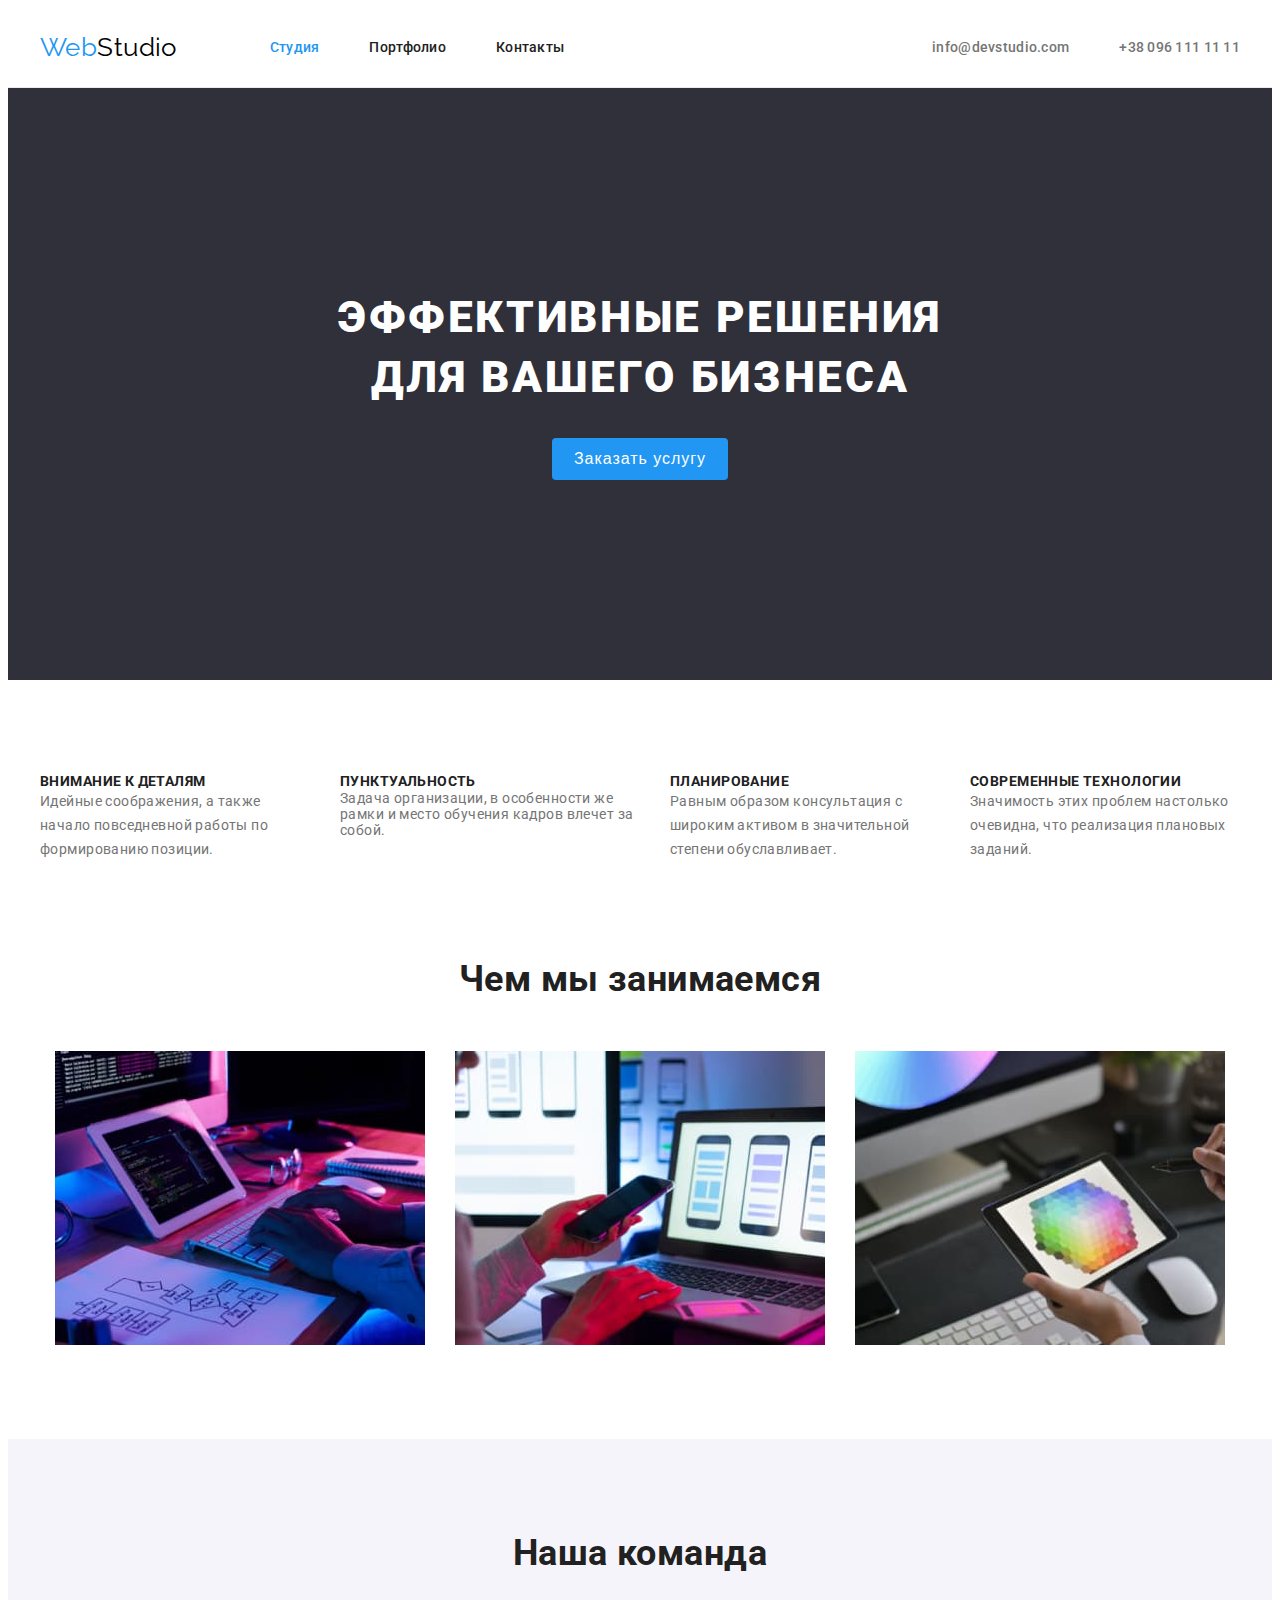
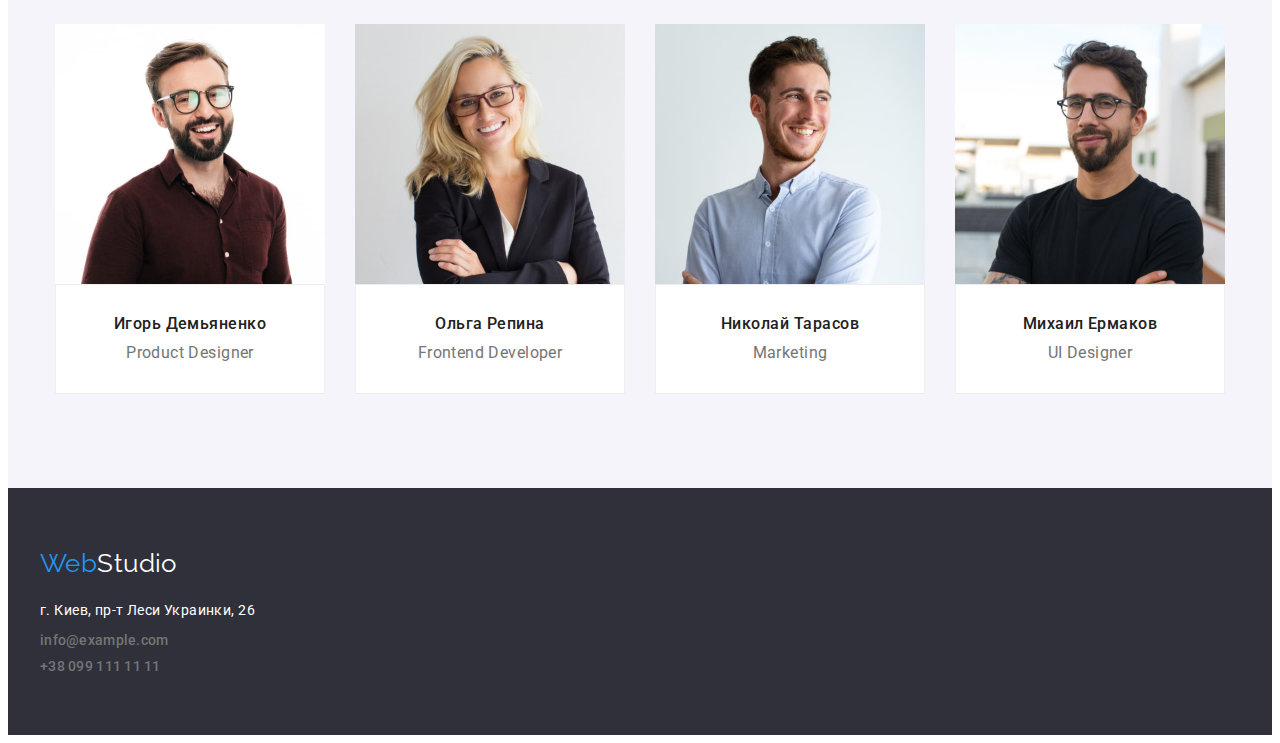
<file: index.html>
<!DOCTYPE html>
<html lang="ru">
  <head>
    <meta charset="UTF-8" />
    <meta http-equiv="X-UA-Compatible" content="IE=edge" />
    <meta name="viewport" content="width=device-width, initial-scale=1.0" />
    <title>WebStudio</title>
    <link rel="preconnect" href="https://fonts.googleapis.com" />
    <link rel="preconnect" href="https://fonts.gstatic.com" crossorigin />
    <link
      href="https://fonts.googleapis.com/css2?family=Montserrat:wght@400;700&family=Raleway:wght@700&family=Roboto:wght@400;500;700;900&display=swap"
      rel="stylesheet"
    />
    <link
      rel="stylesheet"
      href="https://cdnjs.cloudflare.com/ajax/libs/modern-normalize/1.1.0/modern-normalize.min.css"
      integrity="sha512-wpPYUAdjBVSE4KJnH1VR1HeZfpl1ub8YT/NKx4PuQ5NmX2tKuGu6U/JRp5y+Y8XG2tV+wKQpNHVUX03MfMFn9Q=="
      crossorigin="anonymous"
      referrerpolicy="no-referrer"
    />
    <link rel="stylesheet" href="./css/styles.css" />
  </head>
  <body>
    <header class="top-header section">
      <div class="container page-header-container">
        <nav class="navigation">
          <a class="logo link logo-link" href="./index.html"
            >Web<span class="logo logo-black">Studio</span>
          </a>
          <ul class="menu list menu-list-container">
            <li class="menu-item">
              <a class="nav-link link current" href="./index.html">Студия</a>
            </li>
            <li class="menu-item">
              <a class="nav-link link" href="./portfolio.html">Портфолио</a>
            </li>
            <li class="menu-item">
              <a class="nav-link link" href="">Контакты</a>
            </li>
          </ul>
        </nav>

        <ul class="list container list-contact-container">
          <li class="contact-item">
            <a
              class="contact link"
              href="mailto:info@devstudio.com"
              >info@devstudio.com</a
            >
          </li class="contact-item">
          <li>
            <a class="contact link" href="tel:+380961111111"
              >+38 096 111 11 11</a
            >
          </li>
        </ul>
      </div>
    </header>

    <main>
      <section class="hero section">
        <div class="container">
          <h1 class="hero-title">Эффективные решения для вашего бизнеса</h1>
          <button class="hero-btn" type="button">
            <span class="text-btn">Заказать услугу</span>
          </button>
        </div>
      </section>

      <section class="benefits section">
        <div class="container">
          <h2 class="visually-hidden">Преимущества</h2>
          <ul class="benefits-list list">
            <li class="benefits-item">
              <h3 class="benefits-title">Внимание к деталям</h3>
              <p class="section-description">
                Идейные соображения, а также начало повседневной работы по
                формированию позиции.
              </p>
            </li>
            <li class="benefits-item">
              <h3 class="benefits-title">Пунктуальность</h3>
              <p class="suptitle">
                Задача организации, в особенности же рамки и место обучения
                кадров влечет за собой.
              </p>
            </li>
            <li class="benefits-item">
              <h3 class="benefits-title">Планирование</h3>
              <p class="section-description">
                Равным образом консультация с широким активом в значительной
                степени обуславливает.
              </p>
            </li>
            <li class="benefits-item">
              <h3 class="benefits-title">Современные технологии</h3>
              <p class="section-description">
                Значимость этих проблем настолько очевидна, что реализация
                плановых заданий.
              </p>
            </li>
          </ul>
        </div>
      </section>

      <section class="work-list section">
        <div class="container">
          <h2 class="section-title">Чем мы занимаемся</h2>
          <ul class="list work-list-cards">
            <li class="work-list-item">
              <img
                src="./images/service-1.jpg"
                alt="планшет и клавиатура"
                width="370"
                height="294"
              />
            </li>
            <li class="work-list-item">
              <img
                src="./images/service-2.jpg"
                alt="телефон и планшет"
                width="370"
                height="294"
              />
            </li>
            <li class="work-list-item">
              <img
                src="./images/service-3.jpg"
                alt="рисование на планшете"
                width="370"
                height="294"
              />
            </li>
          </ul>
        </div>
      </section>

      <section class="team section">
        <div class="container">
          <h2 class="section-title team-title">Наша команда</h2>
          <ul class="list team-list">
            <li class="team-cards">
              <img
                src="./images/master-demyanenko-1.jpg"
                alt="Игорь Демьяненко"
                width="270"
                height="260"
              />
              <div class="work-text-item">
                <h3 class="team-member">Игорь Демьяненко</h3>
                <p class="job-title" lang="en">Product Designer</p>
              </div>
            </li>
            <li class="team-cards">
              <img
                src="./images/master-repina-2.jpg"
                alt="Ольга Репина"
                width="270"
                height="260"
              />
              <div class="work-text-item">
                <h3 class="team-member">Ольга Репина</h3>
                <p class="job-title" lang="en">Frontend Developer</p>
              </div>
            </li>
            <li class="team-cards">
              <img
                src="./images/master-tarasov-3.jpg"
                alt="Николай Тарасов"
                width="270"
                height="260"
              />
              <div class="work-text-item">
                <h3 class="team-member">Николай Тарасов</h3>
                <p class="job-title" lang="en">Marketing</p>
              </div>
            </li>
            <li class="team-cards">
              <img
                src="./images/master-yermakov-4.jpg"
                alt="Михаил Ермаков"
                width="270"
                height="260"
              />
              <div class="work-text-item">
                <h3 class="team-member">Михаил Ермаков</h3>
                <p class="job-title" lang="en">UI Designer</p>
              </div>
            </li>
          </ul>
        </div>
      </section>
    </main>

    <footer class="footer">
      <div class="container">
        <a class="logo link logo-footer" href="./index.html"
          >Web<span class="logo logo-white">Studio</span>
        </a>

        <ul class="list footer-list">
          <li class="footer-list-item">
            <a
              class="address link"
              href="https://goo.gl/maps/izDDTeP29gWywZRQ9"
              target="_blank"
              rel="noopener nofollow noreferrer"
              >г. Киев, пр-т Леси Украинки, 26</a
            >
          </li>
          <li class="footer-list-item">
            <a
              class="contact link contact-footer"
              href="mailto:info@example.com"
              >info@example.com</a
            >
          </li>
          <li class="footer-list-item">
            <a class="contact link" href="tel:+380991111111"
              >+38 099 111 11 11</a
            >
          </li>
        </ul>
      </div>
    </footer>
  </body>
</html>
</file>
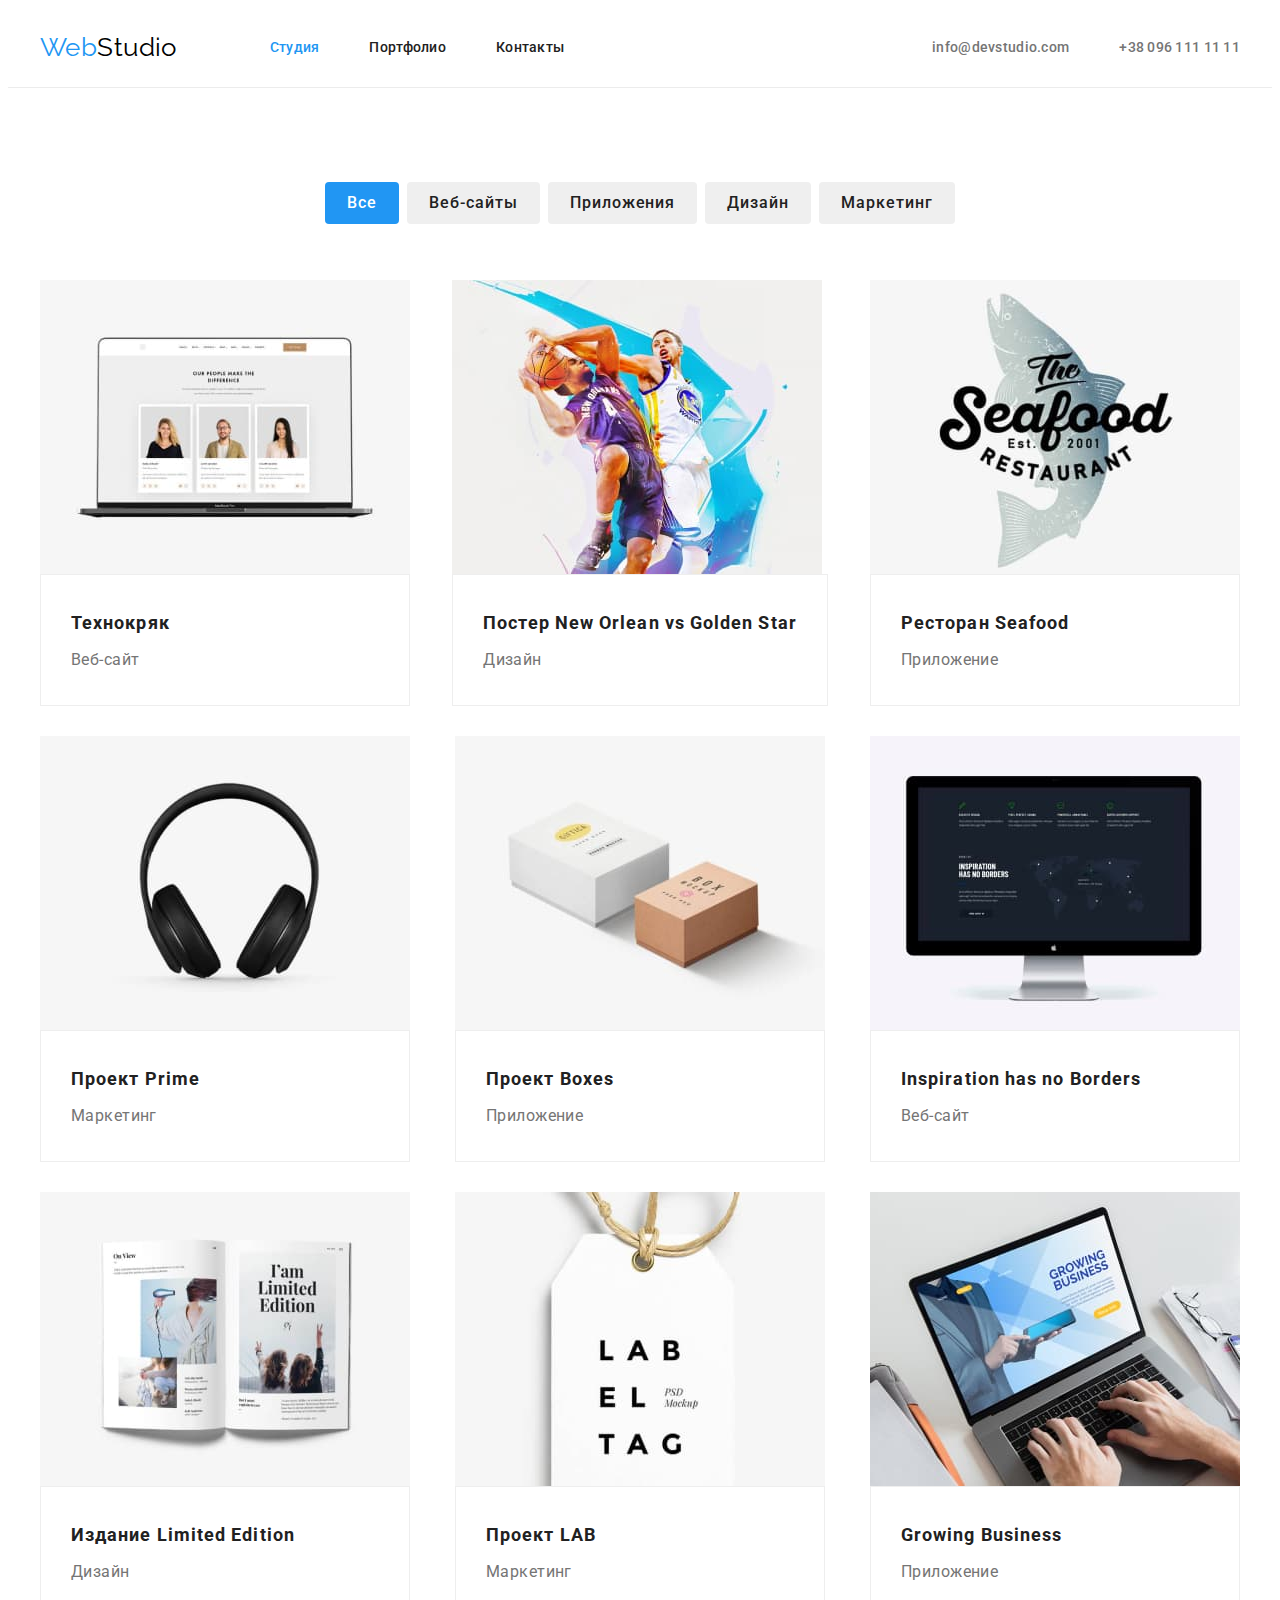
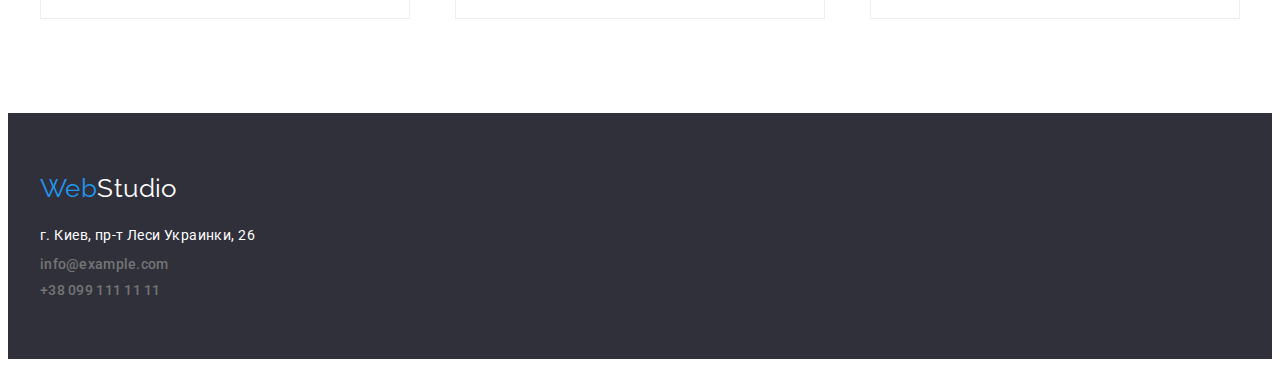
<file: portfolio.html>
<!DOCTYPE html>
<html lang="ru">
  <head>
    <meta charset="UTF-8" />
    <meta http-equiv="X-UA-Compatible" content="IE=edge" />
    <meta name="viewport" content="width=device-width, initial-scale=1.0" />
    <title>WebStudio</title>
    <link rel="preconnect" href="https://fonts.googleapis.com" />
    <link rel="preconnect" href="https://fonts.gstatic.com" crossorigin />
    <link
      href="https://fonts.googleapis.com/css2?family=Montserrat:wght@400;700&family=Raleway:wght@700&family=Roboto:wght@400;500;700;900&display=swap"
      rel="stylesheet"
    />
    <link
      rel="stylesheet"
      href="https://cdnjs.cloudflare.com/ajax/libs/modern-normalize/1.1.0/modern-normalize.min.css"
      integrity="sha512-wpPYUAdjBVSE4KJnH1VR1HeZfpl1ub8YT/NKx4PuQ5NmX2tKuGu6U/JRp5y+Y8XG2tV+wKQpNHVUX03MfMFn9Q=="
      crossorigin="anonymous"
      referrerpolicy="no-referrer"
    />
    <link rel="stylesheet" href="./css/styles.css" />
  </head>
  <body>
     <header class="top-header section">
      <div class="container page-header-container">
        <nav class="navigation">
          <a class="logo link logo-link" href="./index.html"
            >Web<span class="logo logo-black">Studio</span>
          </a>
          <ul class="menu list menu-list-container">
            <li class="menu-item">
              <a class="nav-link link current" href="./index.html">Студия</a>
            </li>
            <li class="menu-item">
              <a class="nav-link link" href="./portfolio.html">Портфолио</a>
            </li>
            <li class="menu-item">
              <a class="nav-link link" href="">Контакты</a>
            </li>
          </ul>
        </nav>

        <ul class="list container list-contact-container">
          <li class="contact-item">
            <a
              class="contact link"
              href="mailto:info@devstudio.com"
              >info@devstudio.com</a
            >
          </li class="contact-item">
          <li>
            <a class="contact link" href="tel:+380961111111"
              >+38 096 111 11 11</a
            >
          </li>
        </ul>
      </div>
    </header>

    <main>
      <section class="work-examples section">
        <div class="container">
          <ul class="list hero-btn-pf-list">
            <li class="hero-btn-list-pf">
              <button class="hero-btn-pf active" type="button">Все</button>
            </li>
            <li class="hero-btn-list-pf">
              <button class="hero-btn-pf" type="button">Веб-сайты</button>
            </li>
            <li class="hero-btn-list-pf">
              <button class="hero-btn-pf" type="button">Приложения</button>
            </li>
            <li class="hero-btn-list-pf"><button class="hero-btn-pf" type="button">Дизайн</button></li>
            <li class="hero-btn-list-pf">
              <button class="hero-btn-pf" type="button">Маркетинг</button>
            </li>
          </ul>

          <h1 class="visually-hidden">Портфолио</h1>

          <ul class="list work-examplest-list">
            <li class="work-examples-item">
              <img
                src="./images/portfolio/web-site-1.jpg"
                alt="Пример страницы веб-сайта"
                width="370"
                height="294"
              />
              <div class="work-text-item">
                <h2 class="section-title-pf">Технокряк</h2>
                <p class="work-description">Веб-сайт</p>
              </div>
            </li>

            <li class="work-examples-item">
              <img
                src="./images/portfolio/design-1.jpg"
                alt="Баскетболисты"
                width="370"
                height="294"
              />
              <div class="work-text-item">
                <h2 class="section-title-pf">
                  Постер <span lang="en">New Orlean vs Golden Star</span>
                </h2>
                <p class="work-description">Дизайн</p>
              </div>
            </li>

            <li class="work-examples-item">
              <img
                src="./images/portfolio/app-1.jpg"
                alt="Логотип ресторана Seafood"
                width="370"
                height="294"
              />
              <div class="work-text-item">
                <h2 class="section-title-pf">
                  Ресторан <span lang="en">Seafood</span>
                </h2>
                <p class="work-description">Приложение</p>
              </div>
            </li>
            <li class="work-examples-item">
              <img
                src="./images/portfolio/marketing-1.jpg"
                alt="Наушники"
                width="370"
                height="294"
              />
              <div class="work-text-item">
                <h2 class="section-title-pf">
                  Проект <span lang="en">Prime</span>
                </h2>
                <p class="work-description">Маркетинг</p>
              </div>
            </li>

            <li class="work-examples-item">
              <img
                src="./images/portfolio/app-2.jpg"
                alt="Декоративные боксы"
                width="370"
                height="294"
              />
              <div class="work-text-item">
                <h2 class="section-title-pf">
                  Проект <span lang="en">Boxes</span>
                </h2>
                <p class="work-description">Приложение</p>
              </div>
            </li>

            <li class="work-examples-item">
              <img
                src="./images/portfolio/web-site-2.jpg"
                alt="Пример страницы веб-сайта №2"
                width="370"
                height="294"
              />
              <div class="work-text-item">
                <h2 class="section-title-pf">
                  <span lang="en">Inspiration has no Borders</span>
                </h2>
                <p class="work-description">Веб-сайт</p>
              </div>
            </li>

            <li class="work-examples-item">
              <img
                src="./images/portfolio/design-2.jpg"
                alt="Журнал в развороте"
                width="370"
                height="294"
              />
              <div class="work-text-item">
                <h2 class="section-title-pf">
                  Издание <span lang="en">Limited Edition</span>
                </h2>
                <p class="work-description">Дизайн</p>
              </div>
            </li>

            <li class="work-examples-item">
              <img
                src="./images/portfolio/marketing-2.jpg"
                alt="Декоративная бирка"
                width="370"
                height="294"
              />
              <div class="work-text-item">
                <h2 class="section-title-pf">
                  Проект <span lang="en">LAB</span>
                </h2>
                <p class="work-description">Маркетинг</p>
              </div>
            </li>

            <li class="work-examples-item">
              <img
                src="./images/portfolio/app-3.jpg"
                alt="Открытый ноутбук с руками на клавиатуре"
                width="370"
                height="294"
              />
              <div class="work-text-item">
                <h2 class="section-title-pf">
                  <span lang="en">Growing Business</span>
                </h2>
                <p class="work-description">Приложение</p>
              </div>
            </li>
          </ul>
        </div>
      </section>
    </main>

   <footer class="footer">
      <div class="container">
        <a class="logo link logo-footer" href="./index.html"
          >Web<span class="logo logo-white">Studio</span>
        </a>

        <ul class="list footer-list">
          <li class="footer-list-item">
            <a
              class="address link"
              href="https://goo.gl/maps/izDDTeP29gWywZRQ9"
              target="_blank"
              rel="noopener nofollow noreferrer"
              >г. Киев, пр-т Леси Украинки, 26</a
            >
          </li>
          <li class="footer-list-item">
            <a
              class="contact link contact-footer"
              href="mailto:info@example.com"
              >info@example.com</a
            >
          </li>
          <li class="footer-list-item">
            <a class="contact link" href="tel:+380991111111"
              >+38 099 111 11 11</a
            >
          </li>
        </ul>
      </div>
    </footer>
  </body>
</html>
</file>
<file: css/styles.css>
:root {
  --background-color: #ffffff;
  --accent-color: #2196f3;
  --text-color: #212121;
  --section-text: #757575;
}

ul,
ol {
  margin-top: 0;
  margin-bottom: 0;
  padding-left: 0;
}

h1,
h2,
h3,
h4,
p {
  margin-top: 0;
  margin-bottom: 0;
}

img {
  display: block;
}

body {
  font-family: "Roboto", sans-serif;
  color: var(--section-text);
  font-size: 14px;
  letter-spacing: 0.03em;
}

.section {
  padding-top: 94px;
  padding-bottom: 94px;
}

.container {
  width: 1200px;
  margin-left: auto;
  margin-right: auto;
  padding-left: 15px;
  padding-right: 15px;
}

.top-header {
  padding-top: 24px;
  padding-bottom: 24px;
  border-bottom: 1px solid #ececec;
}

.page-header-container {
  display: flex;
}

.navigation {
  display: flex;
  align-items: center;
}

.menu-list-container {
  display: flex;
  align-items: center;
  padding: 0;
  margin: 0;
}

.list-contact-container {
  display: flex;
  justify-content: flex-end;
  align-items: center;
  padding: 0;
  margin: 0;
}

.list {
  list-style: none;
}

.link {
  text-decoration: none;
}

.logo {
  font-family: "Raleway", sans-serif;
  font-size: 26px;
  line-height: 1.19;
  color: var(--accent-color);
}

.logo-link {
  margin-right: 93px;
}

.logo-black {
  color: #000000;
}

.nav-link {
  font-weight: 500;
  line-height: 1.14;
  letter-spacing: 0.02em;
  color: var(--text-color);
}

.nav-link:hover,
.nav-link:focus {
  color: var(--accent-color);
}

.menu .link.current {
  color: var(--accent-color);
}

.menu-item:not(:last-child) {
  margin-right: 50px;
}

.contact {
  color: var(--section-text);
  font-weight: 500;
  line-height: 1.14;
  letter-spacing: 0.02em;
}

.contact:hover,
.contact:focus {
  color: var(--accent-color);
}

.contact-item:not(:last-child) {
  margin-right: 50px;
}

.hero-title {
  width: 696px;
  font-weight: 900;
  font-size: 44px;
  line-height: 1.36;
  text-align: center;
  letter-spacing: 0.06em;
  text-transform: uppercase;
  color: var(--background-color);
  margin-bottom: 30px;
  margin-left: auto;
  margin-right: auto;
}

.hero {
  background-color: #2f303a;
  padding-top: 200px;
  padding-bottom: 200px;
}

.hero-btn {
  font-weight: 500;
  border: none;
  border-radius: 4px;
  padding: 6px 22px;
  font-size: 16px;
  line-height: 1.9;
  display: flex;
  align-items: center;
  text-align: center;
  letter-spacing: 0.06em;
  color: var(--background-color);
  background-color: var(--accent-color);
  cursor: pointer;
  margin-left: auto;
  margin-right: auto;
}

.hero-btn:hover,
.hero-btn:focus {
  background-color: var(--section-text);
}

.hero-btn-pf {
  font-family: inherit;
  border: none;
  border-radius: 4px;
  padding: 6px 22px;
  font-weight: 500;
  font-size: 16px;
  line-height: 1.9;
  display: flex;
  align-items: center;
  text-align: center;
  letter-spacing: 0.06em;
  color: var(--text-color);
  cursor: pointer;
}

.hero-btn-pf:hover,
.hero-btn-pf:focus {
  color: var(--background-color);
  background: var(--accent-color);
}

.visually-hidden {
  position: absolute;
  white-space: nowrap;
  width: 1px;
  height: 1px;
  overflow: hidden;
  border: 0;
  padding: 0;
  clip: rect(0 0 0 0);
  clip-path: inset(50%);
  margin: -1px;
}

.benefits {
  padding-top: 94px;
}

.benefits-title {
  font-size: 14px;
  line-height: 1.14;
  text-transform: uppercase;
  color: var(--text-color);
}

.benefits-list {
  display: flex;
  justify-content: center;
}

.benefits-item:not(:nth-child(4n)) {
  margin-right: 30px;
}

.section-description {
  width: 270px;
  height: 75px;
}

.section-description {
  line-height: 1.7;
}

.section-title {
  font-size: 36px;
  line-height: 1.16;
  text-align: center;
  color: var(--text-color);
  margin-bottom: 50px;
}

.work-list {
  padding-top: 0;
}

.work-list-cards {
  display: flex;
  justify-content: center;
}

.work-list-item:not(:last-child) {
  margin-right: 30px;
}

.team {
  background-color: #f5f4fa;
}

.team-title {
  margin-bottom: 50px;
}

.team-list {
  display: flex;
  justify-content: center;
}

.team-cards:not(:nth-child(4n)) {
  margin-right: 30px;
}

.team-member {
  font-weight: 500;
  font-size: 16px;
  line-height: 1.18;
  text-align: center;
  letter-spacing: 0.03em;
  color: var(--text-color);
}

.job-title {
  font-size: 16px;
  line-height: 1.18;
  text-align: center;
  margin-top: 10px;
}

.address {
  line-height: 1.7;
  color: var(--background-color);
}

.work-examples .title {
  font-size: 18px;
  line-height: 2;
  letter-spacing: 0.06em;
  color: var(--text-color);
}

.section-title-pf {
  font-size: 18px;
  line-height: 2;

  letter-spacing: 0.06em;
  color: var(--text-color);

  margin-bottom: 4px;
}

.work-description {
  font-size: 16px;
  line-height: 1.88;
}

.footer {
  background-color: #2f303a;
  padding-top: 60px;
  padding-bottom: 60px;
}

.logo-footer {
  display: block;
  margin-bottom: 20px;
}

.logo-white {
  color: var(--background-color);
}

.footer-list-item:not(:nth-child(3n)) {
  margin-bottom: 9px;
}

.active {
  color: var(--background-color);
  background-color: var(--accent-color);
}

.hero-btn-pf-list {
  display: flex;
  justify-content: center;
  margin-bottom: 56px;
}

.hero-btn-list-pf:not(:nth-child(5n)) {
  margin-right: 8px;
}

.work-examplest-list {
  display: flex;
  flex-wrap: wrap;
  justify-content: space-between;
}

.work-text-item {
  background: #ffffff;
  border: 1px solid #eeeeee;
  padding: 30px;
}

.work-examples-item:not(:nth-last-child(-n + 3)) {
  margin-bottom: 30px;
}
</file>
